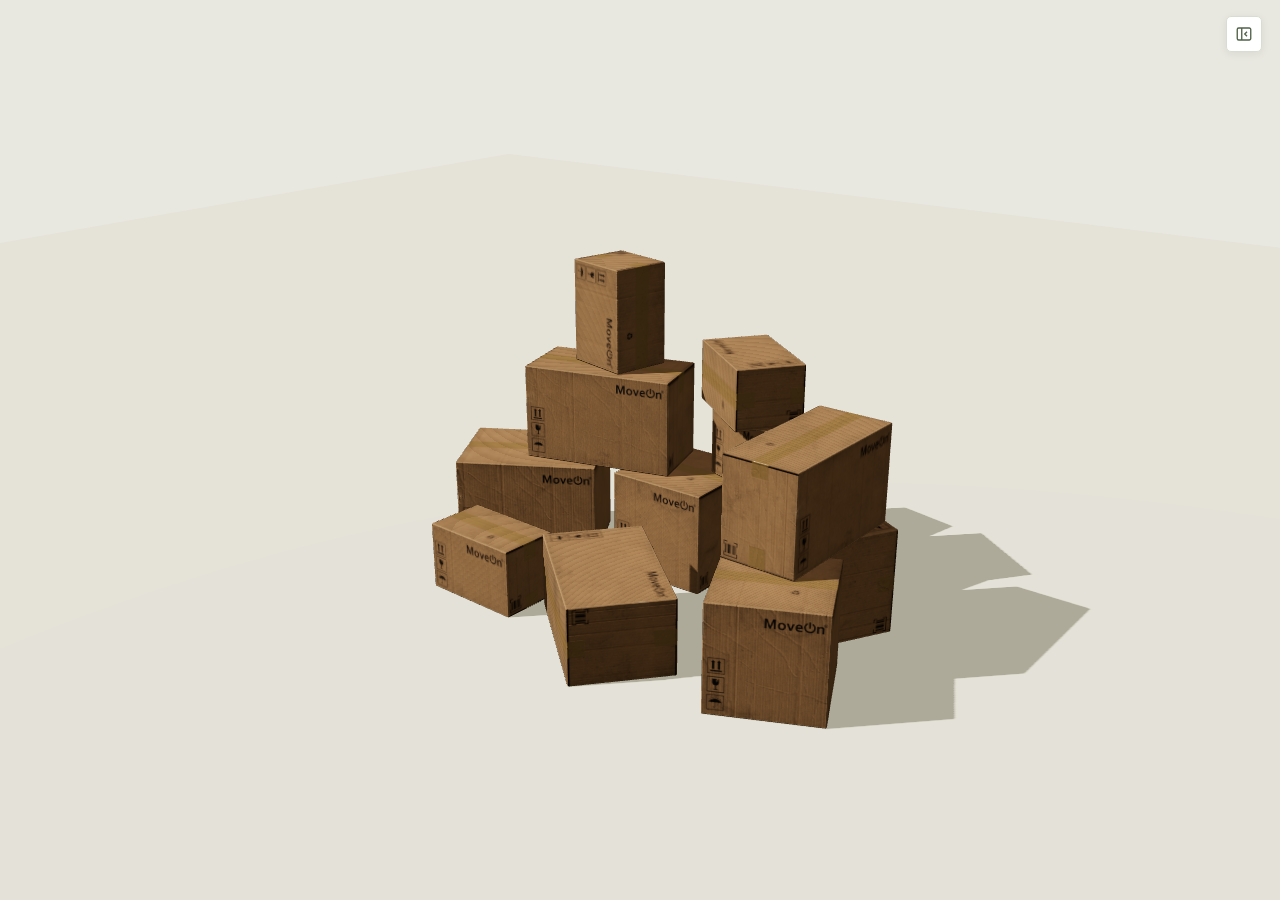
<file: index.html>
<!doctype html>
<html lang="zh-CN">
<head>
  <meta charset="UTF-8"><meta name="viewport" content="width=device-width,initial-scale=1">
  <title>生长 · 纸箱音画与物理</title>
  <script src="src/scene-host.js"></script>
<link rel="stylesheet" href="style.css">
  <script type="importmap">{"imports":{"three":"./vendor/three.module.js","three/addons/":"./vendor/addons/"}}</script>
<link rel="stylesheet" href="scene-ui.css?v=5"><script type="module" src="src/scene-ui.js?v=20261105-soft-fade-11"></script></head>
<body class="panel-hidden">
  <main>
    <section id="viewport" aria-label="可拖动查看的纸箱场景">
      <header><span class="eyebrow">GROWTH / STUDY 01</span><h1>生长<span>纸箱音画实验</span></h1></header>
      <p id="status" role="status">正在加载纸箱和贴图…</p>
      <p class="hint">左键旋转 · 滚轮缩放 · 右键平移</p>
    </section>
    <aside aria-label="实时控制面板">
      <nav aria-label="场景切换"><a href="index.html?nav=5" aria-current="page">第一场景：纸箱</a> · <a href="office.html?nav=5">第二场景：办公室</a> · <a href="earth.html?nav=5">第三场景：像素地球</a> · <a href="grave.html?nav=5">第四幕：墓碑</a></nav>
      <span class="eyebrow">实时控制 / PHYSICS</span><h2>让运动在纸箱间传递。</h2>
      <p class="intro">声音起伏向上推动纸箱，重力使它落下。单箱模式下，上层也会被下层顶起。</p>
      <section id="audio-panel"></section><fieldset id="controls" disabled><label><input id="group" type="checkbox" checked> 向整组纸箱施力</label><label for="weight">重量差异 <output id="weight-value">1.00</output></label><input id="weight" type="range" min="0" max="2" step="0.05" value="1"><label for="intensity">整体运动强度 <output id="intensity-value">5.60</output></label><input id="intensity" type="range" min="0" max="10" step="0.05" value="5.6"><label for="damping">阻尼 <output id="damping-value">0.80</output></label><input id="damping" type="range" min="0.01" max="2" step="0.01" value="0.8">
        <label for="box">直接受力对象</label><select id="box"></select>
        <label for="amplitude">驱动幅度 <output id="amplitude-value">12</output></label>
        <input id="amplitude" type="range" min="0" max="20" step="0.5" value="12">
        <div class="range-ends"><span>不施力 0</span><span>20</span></div>
        <label for="level">实时响度 <output id="level-value">0%</output></label><meter id="level" min="0" max="1" value="0"></meter>
        <div class="buttons"><button id="toggle" type="button" aria-pressed="false">停用音频驱动</button><button id="reset" type="button">恢复默认</button></div>
        <button id="restack" class="wide" type="button">重新堆叠（保留参数）</button><button id="camera" class="wide" type="button">回到初始视角</button>
      </fieldset>
      <details open><summary>独立纸箱 <span id="count">0</span></summary><ol id="names"></ol></details>
      <p class="note">停止音频后，纸箱仍受重力与碰撞影响，逐渐稳定。强驱动可能使堆叠倾倒，可点击“重新堆叠”还原。</p>
    </aside>
  </main>
  <script type="module" src="src/main.js?v=20261105-soft-fade-11"></script>
  <script>window.addEventListener('error',event=>{document.querySelector('#status').textContent='运行出错：'+event.message+'。请通过启动脚本打开，或检查浏览器是否支持 WebGL 2。'});</script>
</body>
</html>
</file>
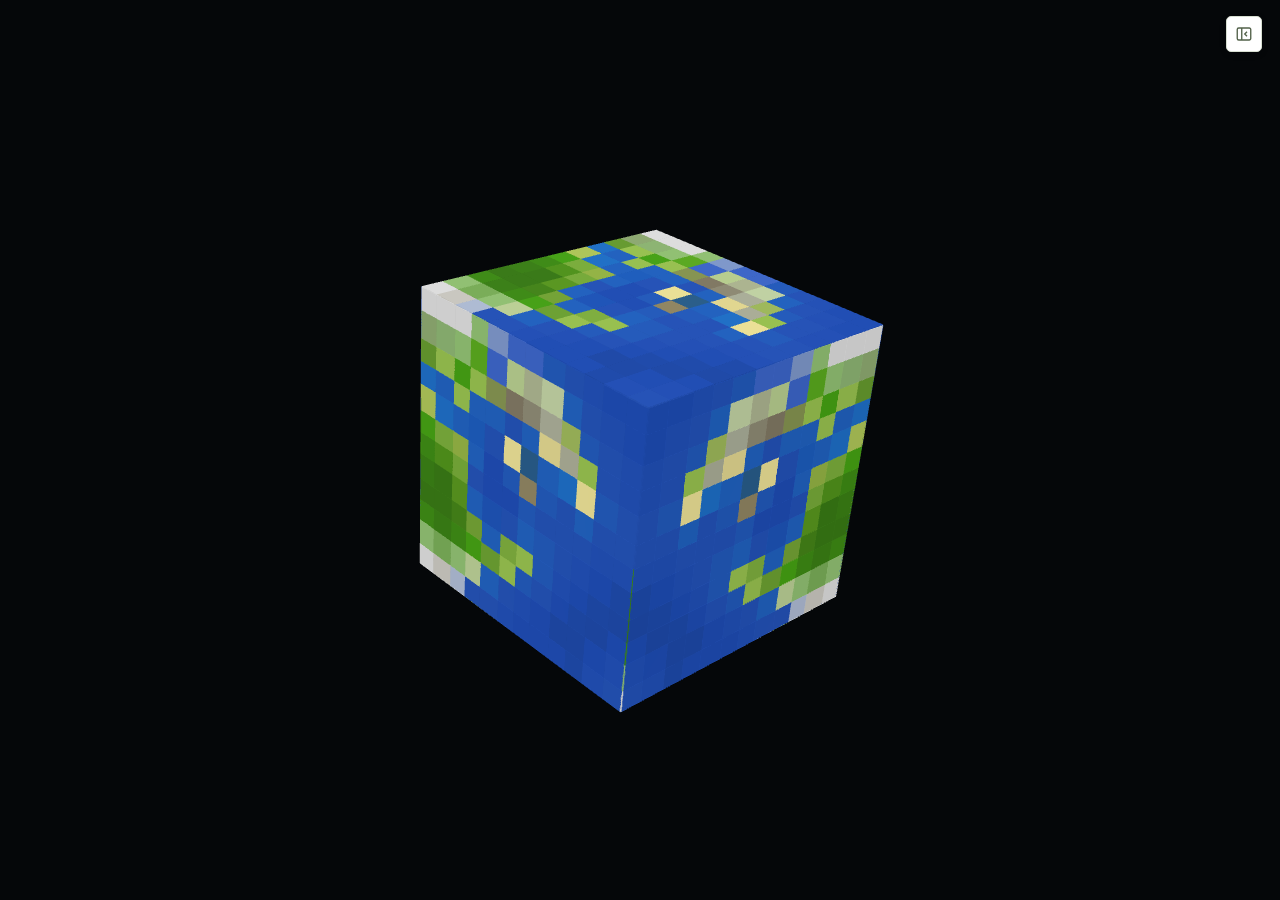
<file: earth.html>
<!doctype html>
<html lang="zh-CN">
<head><meta charset="utf-8"><meta name="viewport" content="width=device-width,initial-scale=1"><title>方形像素地球 · 音频驱动</title>
<script src="src/scene-host.js"></script>
<link rel="stylesheet" href="office.css">
<script type="importmap">{"imports":{"three":"./vendor/three.module.js","three/addons/":"./vendor/addons/"}}</script><link rel="stylesheet" href="scene-ui.css?v=5"><script type="module" src="src/scene-ui.js?v=20261105-soft-fade-11"></script></head>
<body class="panel-hidden"><main><section id="viewport" aria-label="方形像素地球"><p id="status" role="status">正在读取原始 GLB 与贴图…</p><p class="hint">拖动自由翻转（不限轴） · 滚轮缩放 · 触屏单指旋转、双指缩放</p></section>
<aside><nav aria-label="场景切换"><a href="index.html?nav=5">第一场景：纸箱</a> · <a href="office.html?nav=5">第二场景：办公室</a> · <a href="earth.html?nav=5" aria-current="page">第三场景：像素地球</a> · <a href="grave.html?nav=5">第四幕：墓碑</a></nav>
<h1>方形像素地球</h1><p>第三场景 · 六面像素 · 音频驱动</p>
<fieldset><legend>音频文件与播放</legend>
<div id="earth-audio"></div>
<label for="sensitivity">音频灵敏度 <output id="sensitivity-value">3.0</output></label><input id="sensitivity" type="range" min="0.5" max="20" step="0.5" value="3">
<label for="playback-volume">播放音量 <output id="playback-volume-value">100%</output></label><input id="playback-volume" type="range" min="0" max="1" step="0.01" value="1">
<label for="audio-level">实时响应音量 <output id="audio-level-value">0%</output></label><meter id="audio-level" min="0" max="1" value="0" style="width:100%"></meter>
</fieldset>
<fieldset id="controls" disabled><legend>像素运动</legend>
<label for="height">最大凸起（相对地球边长） <output id="height-value">127%</output></label><input id="height" type="range" min="0" max="1.5" step="0.01" value="1.27">
<label for="ratio">参与比例 <output id="ratio-value">34%</output></label><input id="ratio" type="range" min="0" max="1" step="0.01" value="0.34">
<label for="variation">随机幅度差异 <output id="variation-value">80%</output></label><input id="variation" type="range" min="0" max="1" step="0.01" value="0.8">
<label for="delay">最大响应延迟（秒） <output id="delay-value"></output></label><input id="delay" type="range" min="0" max="0.8" step="0.01" value="0.35">
<label for="threshold">触发阈值 <output id="threshold-value"></output></label><input id="threshold" type="range" min="0" max="0.8" step="0.01" value="0.12">
<label for="rise">伸长速度 <output id="rise-value"></output></label><input id="rise" type="range" min="2" max="24" step="0.5" value="10">
<label for="fall">回缩速度 <output id="fall-value"></output></label><input id="fall" type="range" min="2" max="24" step="0.5" value="8">
<button id="reset" type="button">回到平整表面</button>
<button id="compare" type="button" aria-pressed="false">查看原始模型</button>
<p class="note">六面色块沿各自外法线伸缩。不同色块具有固定的响应幅度、延迟与触发阈值。回零后准确恢复表面。</p>
</fieldset>
<fieldset><legend>视图</legend><label for="rotation">自动多轴旋转（0 关闭） <output id="rotation-value">0.9</output></label><input id="rotation" type="range" min="-2" max="2" step="0.1" value="0.9"><label for="distance">镜头距离 <output id="distance-value">100%</output></label><input id="distance" type="range" min="80" max="300" value="100"></fieldset>
<p id="stats"></p><p class="note">原图为 12×12 色块，边界间距为 40 或 48 像素。本次准确保留这些边界，因此部分柱体截面为矩形。侧面按实际 UV 旋转排列，边缘色块精确裁切，保留原图的重复采样。</p>
<p class="note">原始模型对照同样使用最近邻采样，以便检查颜色与边界。所有像素共用真实音频 RMS 分析器。</p>
</aside></main><script type="module" src="src/earth-main.js?v=20261105-soft-fade-11"></script></body></html>
</file>
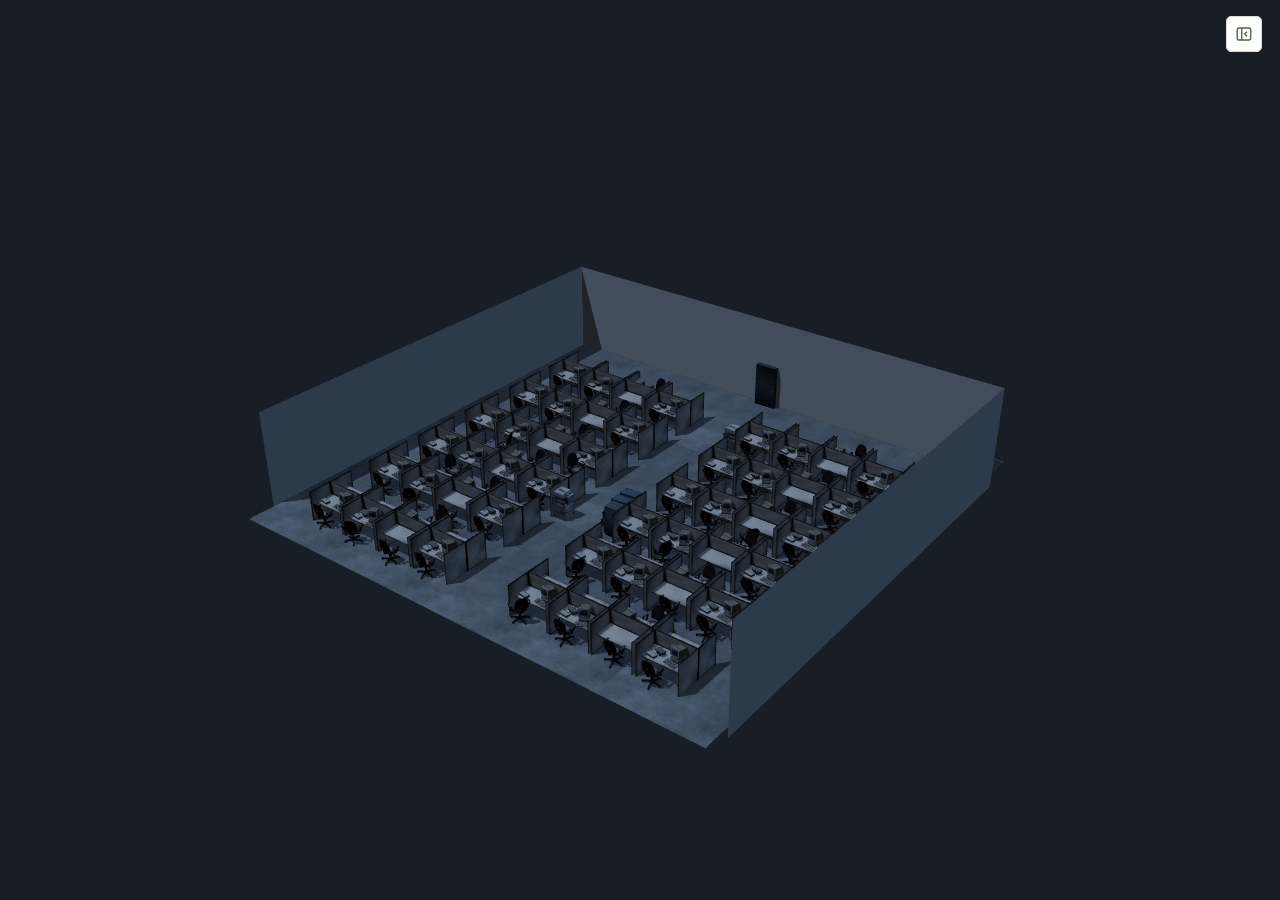
<file: office.html>
<!doctype html>
<html lang="zh-CN">
<head><meta charset="utf-8"><meta name="viewport" content="width=device-width,initial-scale=1"><title>矩阵办公室 · 音频驱动与重力下落</title>
<style>html.box-arrival::after{content:"";position:fixed;inset:0;z-index:101;background:#000}</style>
<script>try{const arrival=JSON.parse(sessionStorage.getItem('scene-arrival'));if(arrival?.fromBox&&arrival.to==='office.html'&&Date.now()-arrival.time<30000)document.documentElement.classList.add('box-arrival')}catch{}</script>
<script src="src/scene-host.js"></script>
<link rel="stylesheet" href="office.css">
<script type="importmap">{"imports":{"three":"./vendor/three.module.js","three/addons/":"./vendor/addons/"}}</script><link rel="stylesheet" href="scene-ui.css?v=5"><script type="module" src="src/scene-ui.js?v=20261105-soft-fade-11"></script></head>
<body class="panel-hidden"><main><section id="viewport" aria-label="办公室模型"><p id="status" role="status">正在加载办公室模型与贴图…</p><p class="hint">中键／左键旋转 · Shift＋中键或右键平移 · 滚轮缩放 · 点击物体检查</p></section>
<aside><nav aria-label="场景切换"><a href="index.html?nav=5">第一场景：纸箱</a> · <a href="office.html?nav=5" aria-current="page">第二场景：办公室</a> · <a href="earth.html?nav=5">第三场景：像素地球</a> · <a href="grave.html?nav=5">第四幕：墓碑</a></nav><h1>矩阵办公室</h1><p>第二场景 · 昏暗冷光 · 真实音频驱动</p>
<details><summary>灯光气氛</summary><fieldset><legend>昏暗办公室</legend>
<label for="lighting-brightness">灯光亮度 <output id="lighting-brightness-value">100%</output></label><input id="lighting-brightness" type="range" min="30" max="180" step="5" value="100">
<label><input id="lighting-flicker" type="checkbox" checked> 灯光忽明忽暗</label>
<p class="note">两盏冷光缓慢错开变化，偶尔短暂变暗。可关闭明暗变化，保持恒定昏暗照明。</p>
</fieldset></details>
<details id="audio-section" open><summary>音频文件与播放</summary><fieldset><legend>真实音频驱动</legend>
<div id="office-audio"></div>
<label for="audio-sensitivity">音频灵敏度 <output id="audio-sensitivity-value">3.0</output></label><input id="audio-sensitivity" type="range" min="0.5" max="20" step="0.5" value="3">
<label for="audio-level">实时音量 <output id="audio-level-value">0%</output></label><meter id="audio-level" min="0" max="1" value="0" style="width:100%"></meter>
<p class="note">所有参数只调节音频播放时的响应。未播放时不会启动运动；暂停、停止或结束后物体自然落下并逐渐停稳。可随时替换 MP3／WAV。若音量表经常保持 100%，请降低灵敏度，保留声音强弱变化。</p>
</fieldset>
</details>
<fieldset id="batch-panel" disabled><legend>全场运动控制</legend>
<button id="batch-start" class="whole-scene" type="button">播放音频并驱动全场</button><button id="batch-preset" type="button">应用强幅度参数（不自动播放）</button>
<p class="note">整体与各组 0–1000%，上下 0–300%。参数变化不会在无音频时触发运动。下落使用重力、摩擦与接触响应；翻倒后保留落稳姿态，点击恢复初始状态才复位。</p>
<p class="note">椅子、打印机、柜子、电脑＋键盘组合均参与起落。电脑和键盘是合并网格，只能整体运动；不拆模型，不动桌子。受阻方向仍会限位。</p>
<p id="batch-actual-amplitude" class="note">实际位移将在运行时显示。</p>
<p id="batch-lift-limits" class="note"></p>
<p id="batch-counts" class="note"></p>
<label for="batch-vertical">上下起落幅度（0–300%） <output id="batch-vertical-value">100%</output></label><input id="batch-vertical" type="range" min="0" max="300" step="5" value="100">
<label for="batch-amplitude">整体运动幅度（0–1000%） <output id="batch-amplitude-value">300%</output></label><input id="batch-amplitude" type="range" min="0" max="1000" step="10" value="300">
<label for="batch-chairs">办公椅幅度（0–1000%） <output id="batch-chairs-value">100%</output></label><input id="batch-chairs" type="range" min="0" max="1000" step="10" value="100">
<label for="batch-desktop">文件／纸张幅度（0–1000%） <output id="batch-desktop-value">100%</output></label><input id="batch-desktop" type="range" min="0" max="1000" step="10" value="100">
<label for="batch-printers">打印机幅度（0–1000%） <output id="batch-printers-value">100%</output></label><input id="batch-printers" type="range" min="0" max="1000" step="10" value="100">
<label for="batch-computers">电脑＋键盘整体幅度（0–1000%） <output id="batch-computers-value">100%</output></label><input id="batch-computers" type="range" min="0" max="1000" step="10" value="100">
<label for="batch-racks">柜子整件幅度（0–1000%） <output id="batch-racks-value">100%</output></label><input id="batch-racks" type="range" min="0" max="1000" step="10" value="100">
<details><summary>仍然跳过的类型</summary><label for="batch-partitions">48 个隔断与桌体合并，保持静止</label><input id="batch-partitions" type="range" min="0" max="200" value="0" disabled><p class="note">另有 12 个多叠文件网格与 48 个未确认的独立塔式主机保持静止。</p></details>
<label for="batch-inertia">重量／惯性差异 <output id="batch-inertia-value">1.00</output></label><input id="batch-inertia" type="range" min="0" max="2" step="0.05" value="1">
<label for="batch-damping">阻尼 <output id="batch-damping-value">1.00</output></label><input id="batch-damping" type="range" min="0.25" max="2" step="0.05" value="1">
<label for="batch-smoothing">音量平滑（越低越跟手） <output id="batch-smoothing-value">0.05</output></label><input id="batch-smoothing" type="range" min="0" max="1" step="0.05" value="0.05">
<label for="batch-rocking">声音触发的多轴转动冲量 <output id="batch-rocking-value">100%</output></label><input id="batch-rocking" type="range" min="0" max="300" step="5" value="100">
<p class="note">声音只在起动、接触支撑时提供短促冲量；离开支撑后按重力下落，不持续悬托。空中不会强行追随每个音量峰值，落地后的动作再次响应声音。</p>
<label for="batch-tipping">下落失衡／侧翻概率 <output id="batch-tipping-value">30%</output></label><input id="batch-tipping" type="range" min="0" max="100" step="1" value="30">
<p class="note">每次音频播放后，物体首次下落时判定一次偏心冲量；实际翻倒由惯性、接触与空间决定。0% 关闭额外失衡冲量。碰撞使用简化刚体，并非逐三角面的精确碰撞。</p>
<button id="batch-stop" type="button">停止并回稳</button><button id="batch-reset" type="button">恢复全部初始状态</button><button id="batch-overview" type="button">查看全景</button>
<p id="batch-safe-counts" class="note"></p>
<p id="batch-state" role="status">等待音频文件</p><p class="note">电脑和键盘仍只能整组控制。刚体碰撞使用简化包围盒，桌体与隔断使用分离薄板碰撞体，保留桌下空间。</p>
</fieldset>
<details><summary>合并网格复查与 Blender 建议</summary><p class="note">49 个电脑组合：当前已启用组合整体运动，但每个仍只有一个网格图元、无子节点，不能分别控制显示器与键盘。若需分别响应，请在 Blender 编辑模式选中对应部件，P → 选中项分离。</p><p class="note">48 个桌体＋隔断：仍保持静止；隔断要动必须先与桌体拆分，保留世界位置及材质。</p><p class="note">原模型未修改。鼠标、电话尚未独立确认。</p></details>
<p class="note">GLB 未包含相机、灯光和世界环境。本页使用独立检查视角与预览照明，不代表 Blender 原构图。</p>
<button id="frame">查看完整场景</button> <button id="download">导出对象清单</button>
<p id="stats"></p><p id="performance"></p><div id="summary"></div>
<label for="filter">对象筛选</label><select id="filter"><option value="all">全部对象</option><option value="static">静态</option><option value="dynamic">动态候选</option><option value="review">待确认（静止）</option><option value="empty">空节点</option></select>
<label for="search">名称 / 节点编号</label><input id="search" type="search" placeholder="输入名称或编号">
<label for="objects">原始节点列表</label><select id="objects" size="10"></select><button id="focus">定位所选物体</button><button id="clear">清除标记</button>
<pre id="details">选择节点查看类型、父子层级与独立控制边界。</pre>
<details><summary>分类与模型限制</summary><div id="limitations"></div></details>
</aside></main><script type="module" src="src/office-main.js?v=20261105-soft-fade-11"></script></body></html>
</file>
<file: style.css>
:root{font-family:"Segoe UI","Microsoft YaHei",sans-serif;color:#30372d;background:#e9e8e0;font-synthesis:none}*{box-sizing:border-box}body{margin:0}main{display:grid;grid-template-columns:minmax(0,1fr) 330px;min-height:100vh}#viewport{position:relative;height:100vh;min-height:440px;overflow:hidden}canvas{display:block;width:100%;height:100%;touch-action:none}header{position:absolute;top:32px;left:36px;pointer-events:none}.eyebrow{font-size:11px;letter-spacing:.17em;color:#637258}h1{font-size:38px;font-weight:500;letter-spacing:.1em;margin:10px 0}h1 span{display:block;font-size:13px;letter-spacing:.2em;margin-top:9px;color:#73796b}.hint,#status{position:absolute;left:36px;font-size:12px;max-width:85%;pointer-events:none}#status{bottom:43px;color:#536647}.hint{bottom:18px;color:#818779}aside{padding:34px 26px;background:#f7f6f0;border-left:1px solid #d4d7cb;height:100vh;overflow:auto}h2{font-size:22px;line-height:1.6;font-weight:500;margin:18px 0 8px}.intro,.note{font-size:12px;line-height:1.9;color:#7b8174}fieldset{border:0;margin:28px 0;padding:0;min-width:0}label{display:block;font-size:13px;margin:24px 0 12px}output{float:right;color:#526945;font-variant-numeric:tabular-nums}select,button{font:inherit;font-size:12px;border:1px solid #cbd0c1;border-radius:4px;background:transparent;color:inherit;padding:10px}select{width:100%}input[type=range]{width:100%;accent-color:#61734d;cursor:pointer}.range-ends{display:flex;justify-content:space-between;font-size:10px;color:#8b9283}meter{width:100%;height:12px;accent-color:#61734d}.buttons{display:flex;gap:8px;margin-top:25px}.buttons button{flex:1}button{cursor:pointer}button:hover{background:#e8ebdf}button:focus-visible,select:focus-visible,input:focus-visible{outline:2px solid #61734d;outline-offset:3px}.wide{width:100%;margin-top:8px}summary{font-size:12px;cursor:pointer}summary span{float:right;color:#61734d}details{border-top:1px solid #d8dcce;padding-top:18px}ol{padding-left:24px;font-family:monospace;font-size:11px;line-height:2;color:#7c8372}li.active{color:#35512c;font-weight:700}.note{border-top:1px solid #d8dcce;padding-top:15px}@media(max-width:760px){main{grid-template-columns:1fr}#viewport{height:60vh}aside{height:auto;border-left:0;border-top:1px solid #d4d7cb;padding:24px}header{top:20px;left:22px}h1{font-size:29px}#status,.hint{left:22px}fieldset{margin-top:12px}}
</file>
<file: scene-ui.css>
:root{font-family:"Segoe UI","Microsoft YaHei",sans-serif;font-size:14px;line-height:1.65;color:#30372d;background:#fff;color-scheme:light}
body{margin:0}main{display:grid;grid-template-columns:minmax(0,1fr) 360px;height:100dvh;min-height:0;overflow:hidden}
#viewport{position:relative;height:100dvh;min-height:0;min-width:0;overflow:hidden}
#viewport>:not(canvas){display:none!important}
aside{height:100dvh;overflow:auto;padding:64px 24px 28px;background:#fff;color:#30372d;border-left:1px solid #e1e5de;scrollbar-gutter:stable}
aside h1,aside h2{font-size:24px;font-weight:500;line-height:1.5;letter-spacing:0;margin:22px 0 10px}
aside p{margin:10px 0}aside nav{font-size:13px;line-height:1.9}aside a,aside a:visited{color:#526945}aside a[aria-current=page]{color:#243b1d;font-weight:600}
aside .eyebrow,aside .intro,aside .note,aside #performance{color:#74806c;font-size:12px;line-height:1.8}
aside fieldset{min-width:0;border:0;border-top:1px solid #e1e5de;padding:16px 0 0;margin:24px 0}
aside legend,aside summary{font-size:13px;color:#526149}aside label{display:block;font-size:13px;margin:18px 0 8px}
aside output{float:right;color:#526945;font-variant-numeric:tabular-nums}
aside button,aside select,aside input{font:inherit;font-size:12px;color:#30372d;background:#fff;border:1px solid #ccd3c6;border-radius:4px;padding:9px;margin:3px 0}
aside button:hover{background:#f0f3ec}aside select,aside input:not([type=checkbox]):not([type=radio]){width:100%}
aside input[type=checkbox],aside input[type=radio]{width:auto;accent-color:#61734d}aside input[type=range],aside #batch-panel input[type=range]{padding:0;height:20px;accent-color:#61734d}
aside meter{width:100%;height:12px;accent-color:#61734d}aside audio{display:block;width:100%;margin:8px 0}
aside button:focus-visible,aside input:focus-visible,aside select:focus-visible{outline:2px solid #61734d;outline-offset:3px}
aside .whole-scene{width:100%;background:#edf2e8;border-color:#ccd3c6;color:#35482c;font-size:14px}
aside pre{background:#f3f5f0;color:#526149;padding:12px}aside td{border-color:#e1e5de}aside details{border-color:#e1e5de}
aside .note{border-color:#e1e5de}aside #status{position:static;display:block;background:none;padding:0;margin:12px 0;color:#74806c;font-size:12px;pointer-events:auto}
.panel-toggle{position:fixed;right:18px;top:16px;z-index:50;display:grid;place-items:center;width:36px;height:36px;padding:0;margin:0;border:1px solid #d7ded1;border-radius:5px;background:#fff;color:#526149;cursor:pointer;box-shadow:0 2px 8px #00000012}
.panel-toggle:hover{background:#f0f3ec}.panel-toggle:focus-visible{outline:2px solid #61734d;outline-offset:3px}.panel-toggle svg{width:18px;height:18px}.panel-toggle[aria-expanded=false] svg{transform:rotate(180deg)}
body.panel-hidden main{grid-template-columns:minmax(0,1fr)}body.panel-hidden aside{display:none}
@media(max-width:800px){main{display:block;height:100dvh}#viewport{height:100dvh}aside{position:fixed;right:0;top:0;z-index:20;width:min(360px,90vw);height:100dvh;border-left:1px solid #e1e5de;overflow:auto}}
.scene-cover{position:fixed;inset:0;z-index:100;background:#171e26 center/cover no-repeat;pointer-events:auto}
</file>
<file: office.css>
:root{font:14px/1.65 system-ui,sans-serif;color:#e0e5e8;background:#1e2429}*{box-sizing:border-box}body{margin:0}main{display:grid;grid-template-columns:minmax(0,1fr) 370px;height:100vh}#viewport{position:relative;min-width:0;overflow:hidden}canvas{display:block;width:100%;height:100%}#status,.hint{position:absolute;left:20px;right:20px;pointer-events:none;background:#1e2429d9;padding:8px 12px;z-index:1}#status{top:6px}.hint{bottom:10px;font-size:12px}aside{padding:24px;overflow:auto;background:#252e35;border-left:1px solid #46515a}h1{font-size:28px;margin:18px 0 0}p{margin:10px 0}.note{color:#b7c3cb;font-size:12px}a{color:#a9d5e9}button,select,input{font:inherit;color:inherit;background:#303e49;border:1px solid #5a6a77;border-radius:3px;padding:7px;margin:3px 0}button{cursor:pointer}button:hover{background:#465b6c}label{display:block;margin-top:12px}select,input{width:100%}#objects{font-size:12px}pre{white-space:pre-wrap;overflow-wrap:anywhere;font:12px/1.7 ui-monospace,monospace;background:#192127;padding:12px}table{width:100%;font-size:12px;border-collapse:collapse}td{padding:5px 0;border-bottom:1px solid #46515a}td:last-child{text-align:right}#performance{font-size:12px;color:#a7bbc8}summary{cursor:pointer}#limitations{font-size:12px}#batch-panel label{margin-top:7px}#batch-panel input[type=range]{padding:0;height:21px;margin:0}#batch-panel details{margin:10px 0}@media(max-width:800px){main{display:block;height:auto}#viewport{height:65vh}aside{border:0;overflow:visible}}
.whole-scene{width:100%;padding:12px;font-size:17px;background:#456a7d;border-color:#9abed0}
</file>
